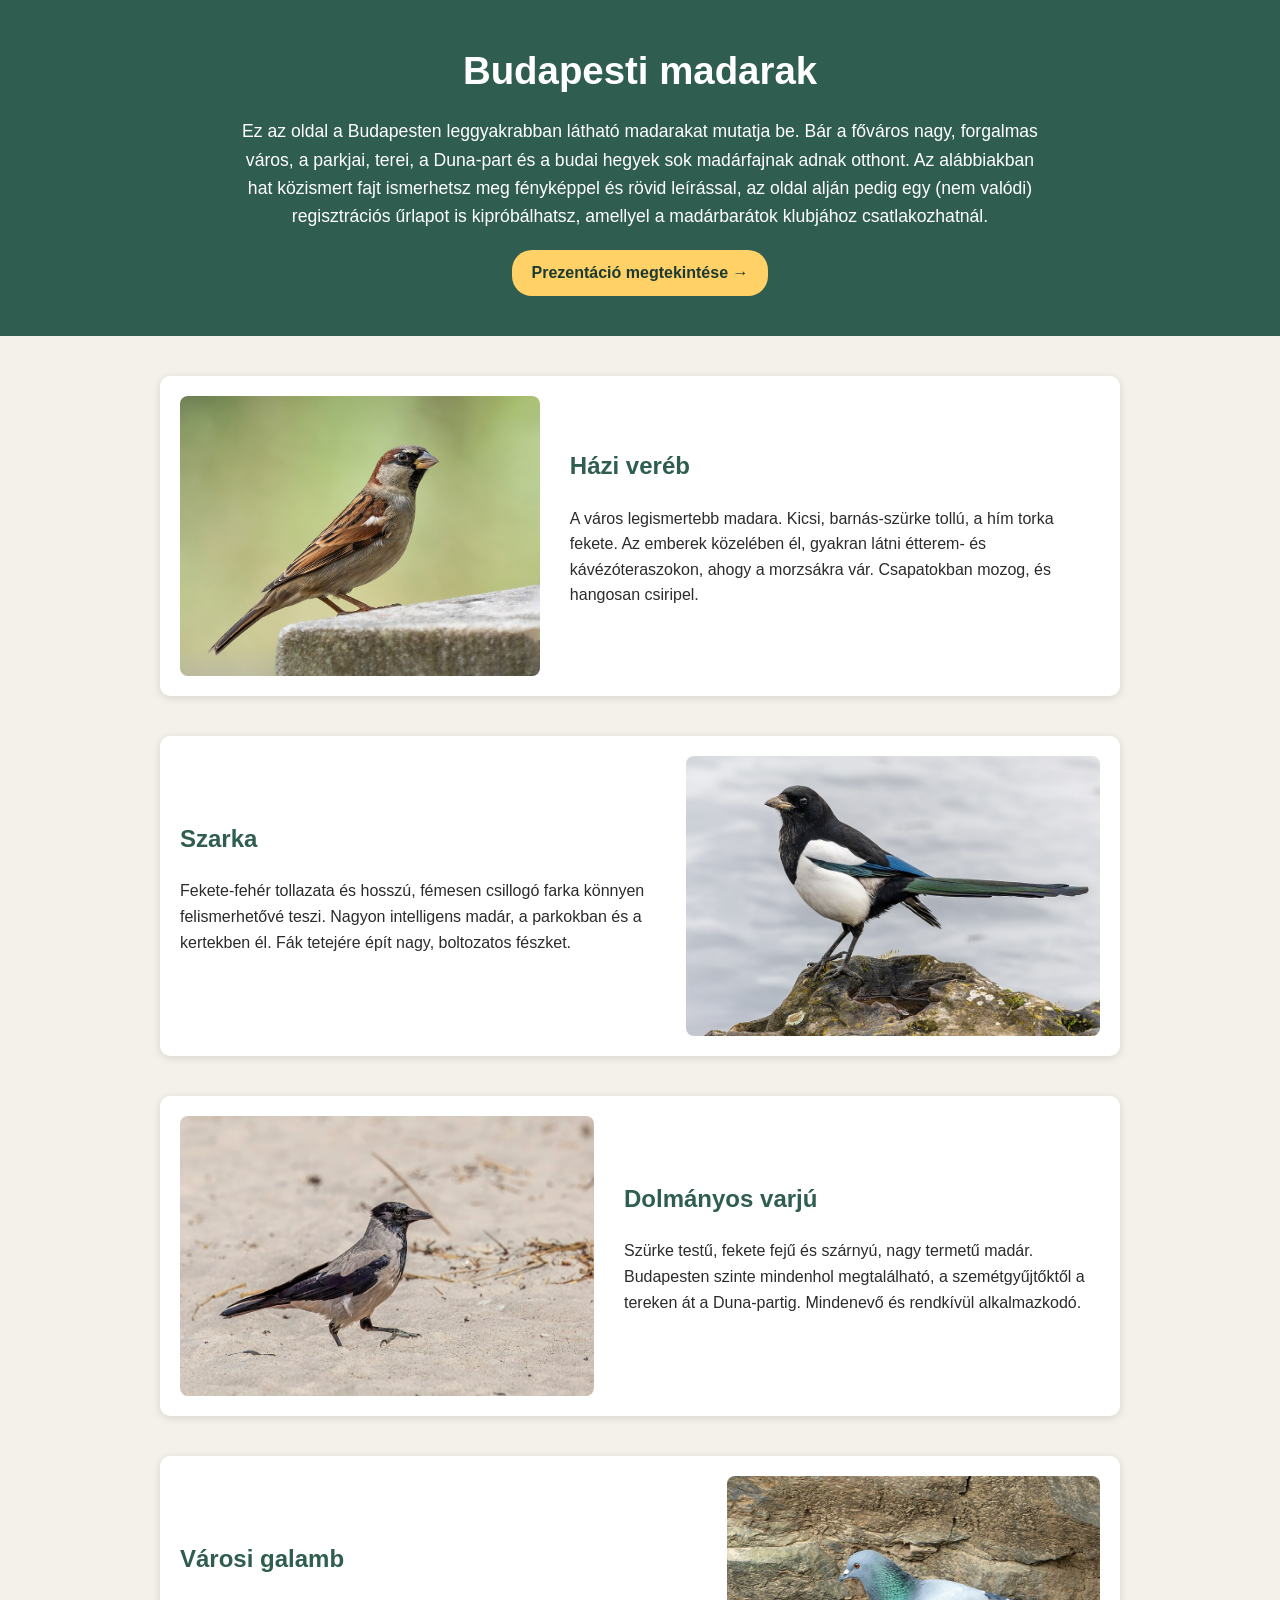
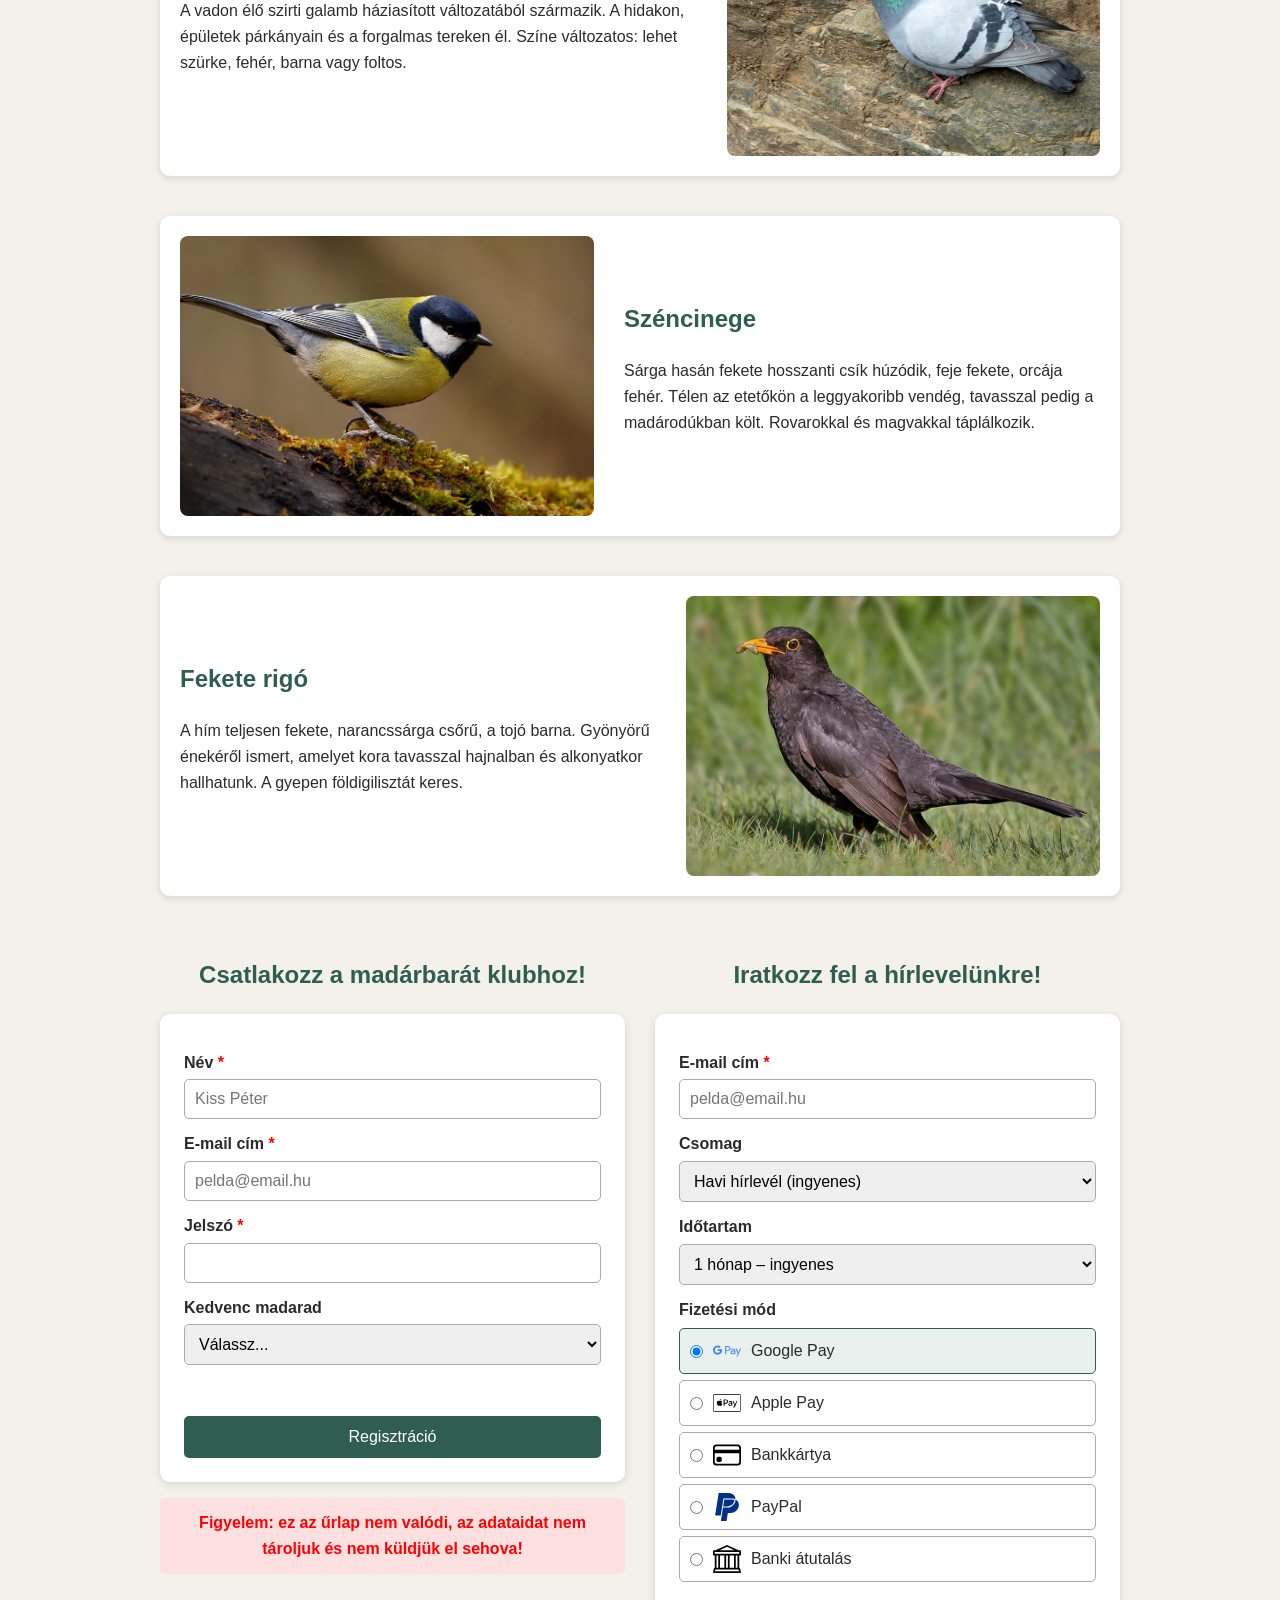
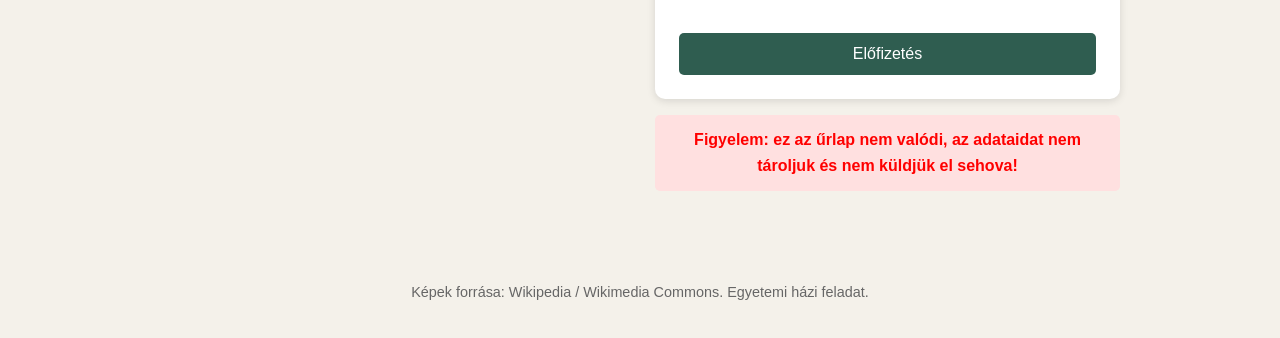
<file: index.html>
<!doctype html>
<html lang="hu">
  <head>
    <meta charset="UTF-8" />
    <meta name="viewport" content="width=device-width, initial-scale=1.0" />
    <title>Budapesti madarak</title>
    <link rel="icon" href="favicon.svg" type="image/svg+xml" />
    <link rel="stylesheet" href="style.css" />
  </head>
  <body>
    <header>
      <h1>Budapesti madarak</h1>
      <p>
        Ez az oldal a Budapesten leggyakrabban látható madarakat mutatja be. Bár
        a főváros nagy, forgalmas város, a parkjai, terei, a Duna-part és a
        budai hegyek sok madárfajnak adnak otthont. Az alábbiakban hat közismert
        fajt ismerhetsz meg fényképpel és rövid leírással, az oldal alján pedig
        egy (nem valódi) regisztrációs űrlapot is kipróbálhatsz, amellyel a
        madárbarátok klubjához csatlakozhatnál.
      </p>
      <a class="presentation-link" href="prezentacio.html">Prezentáció megtekintése →</a>
    </header>

    <main>
      <section class="bird">
        <img src="images/haz-veb.jpg" alt="Házi veréb hím" />
        <div class="text">
          <h2>Házi veréb</h2>
          <p>
            A város legismertebb madara. Kicsi, barnás-szürke tollú, a hím torka
            fekete. Az emberek közelében él, gyakran látni étterem- és
            kávézóteraszokon, ahogy a morzsákra vár. Csapatokban mozog, és
            hangosan csiripel.
          </p>
        </div>
      </section>

      <section class="bird reverse">
        <img src="images/szarka.jpg" alt="Szarka" />
        <div class="text">
          <h2>Szarka</h2>
          <p>
            Fekete-fehér tollazata és hosszú, fémesen csillogó farka könnyen
            felismerhetővé teszi. Nagyon intelligens madár, a parkokban és a
            kertekben él. Fák tetejére épít nagy, boltozatos fészket.
          </p>
        </div>
      </section>

      <section class="bird">
        <img
          class="flip"
          src="images/dolmanyos-varju.jpg"
          alt="Dolmányos varjú"
        />
        <div class="text">
          <h2>Dolmányos varjú</h2>
          <p>
            Szürke testű, fekete fejű és szárnyú, nagy termetű madár. Budapesten
            szinte mindenhol megtalálható, a szemétgyűjtőktől a tereken át a
            Duna-partig. Mindenevő és rendkívül alkalmazkodó.
          </p>
        </div>
      </section>

      <section class="bird reverse">
        <img src="images/galamb.jpg" alt="Szirti galamb" />
        <div class="text">
          <h2>Városi galamb</h2>
          <p>
            A vadon élő szirti galamb háziasított változatából származik. A
            hidakon, épületek párkányain és a forgalmas tereken él. Színe
            változatos: lehet szürke, fehér, barna vagy foltos.
          </p>
        </div>
      </section>

      <section class="bird">
        <img class="flip" src="images/szencinege.jpg" alt="Széncinege" />
        <div class="text">
          <h2>Széncinege</h2>
          <p>
            Sárga hasán fekete hosszanti csík húzódik, feje fekete, orcája
            fehér. Télen az etetőkön a leggyakoribb vendég, tavasszal pedig a
            madárodúkban költ. Rovarokkal és magvakkal táplálkozik.
          </p>
        </div>
      </section>

      <section class="bird reverse">
        <img src="images/fekete-rigo.jpg" alt="Fekete rigó hím" />
        <div class="text">
          <h2>Fekete rigó</h2>
          <p>
            A hím teljesen fekete, narancssárga csőrű, a tojó barna. Gyönyörű
            énekéről ismert, amelyet kora tavasszal hajnalban és alkonyatkor
            hallhatunk. A gyepen földigilisztát keres.
          </p>
        </div>
      </section>
    </main>

    <section id="forms">
     <div class="form-column">
      <h2>Csatlakozz a madárbarát klubhoz!</h2>
      <form id="register-form" novalidate>
        <label for="name">Név <span class="required">*</span></label>
        <input type="text" id="name" name="name" placeholder="Kiss Péter" />

        <label for="email">E-mail cím <span class="required">*</span></label>
        <input
          type="email"
          id="email"
          name="email"
          placeholder="pelda@email.hu"
        />

        <label for="password">Jelszó <span class="required">*</span></label>
        <input type="password" id="password" name="password" />

        <label for="favorite">Kedvenc madarad</label>
        <select id="favorite" name="favorite">
          <option value="">Válassz...</option>
          <option>Házi veréb</option>
          <option>Szarka</option>
          <option>Dolmányos varjú</option>
          <option>Városi galamb</option>
          <option>Széncinege</option>
          <option>Fekete rigó</option>
        </select>

        <p id="error" class="error-message"></p>
        <button type="submit">Regisztráció</button>
      </form>
      <p class="warning">
        Figyelem: ez az űrlap nem valódi, az adataidat nem tároljuk és nem
        küldjük el sehova!
      </p>
     </div>

     <div class="form-column">
      <h2>Iratkozz fel a hírlevelünkre!</h2>
      <form id="subscribe-form" novalidate>
        <label for="sub-email">E-mail cím <span class="required">*</span></label>
        <input
          type="email"
          id="sub-email"
          name="sub-email"
          placeholder="pelda@email.hu"
        />

        <label for="plan">Csomag</label>
        <select id="plan" name="plan">
          <option data-price="0">Havi hírlevél (ingyenes)</option>
          <option data-price="990">Heti madármegfigyelő napló (990 Ft/hó)</option>
          <option data-price="2490">Prémium madárbarát csomag (2490 Ft/hó)</option>
        </select>

        <label for="period">Időtartam</label>
        <select id="period" name="period">
          <option data-months="1">1 hónap</option>
          <option data-months="6">6 hónap</option>
          <option data-months="12">12 hónap</option>
        </select>

        <fieldset class="payment-methods">
          <legend>Fizetési mód</legend>
          <label class="payment-option">
            <input type="radio" name="payment" value="Google Pay" checked />
            <img src="images/payment/google-pay.svg" alt="" />
            <span>Google Pay</span>
          </label>
          <label class="payment-option">
            <input type="radio" name="payment" value="Apple Pay" />
            <img src="images/payment/apple-pay.svg" alt="" />
            <span>Apple Pay</span>
          </label>
          <label class="payment-option">
            <input type="radio" name="payment" value="Bankkártya" />
            <img src="images/payment/card.svg" alt="" />
            <span>Bankkártya</span>
          </label>
          <label class="payment-option">
            <input type="radio" name="payment" value="PayPal" />
            <img src="images/payment/paypal.svg" alt="" />
            <span>PayPal</span>
          </label>
          <label class="payment-option">
            <input type="radio" name="payment" value="Banki átutalás" />
            <img src="images/payment/bank.svg" alt="" />
            <span>Banki átutalás</span>
          </label>
        </fieldset>

        <p id="sub-error" class="error-message"></p>
        <button type="submit">Előfizetés</button>
      </form>
      <p class="warning">
        Figyelem: ez az űrlap nem valódi, az adataidat nem tároljuk és nem
        küldjük el sehova!
      </p>
     </div>
    </section>

    <footer>
      <p>
        Képek forrása: Wikipedia / Wikimedia Commons. Egyetemi házi feladat.
      </p>
    </footer>

    <div id="modal" class="modal hidden">
      <div class="modal-box">
        <h3 id="modal-title"></h3>
        <p id="modal-text"></p>
        <button id="modal-close" type="button">Bezár</button>
      </div>
    </div>

    <script src="script.js"></script>
  </body>
</html>
</file>
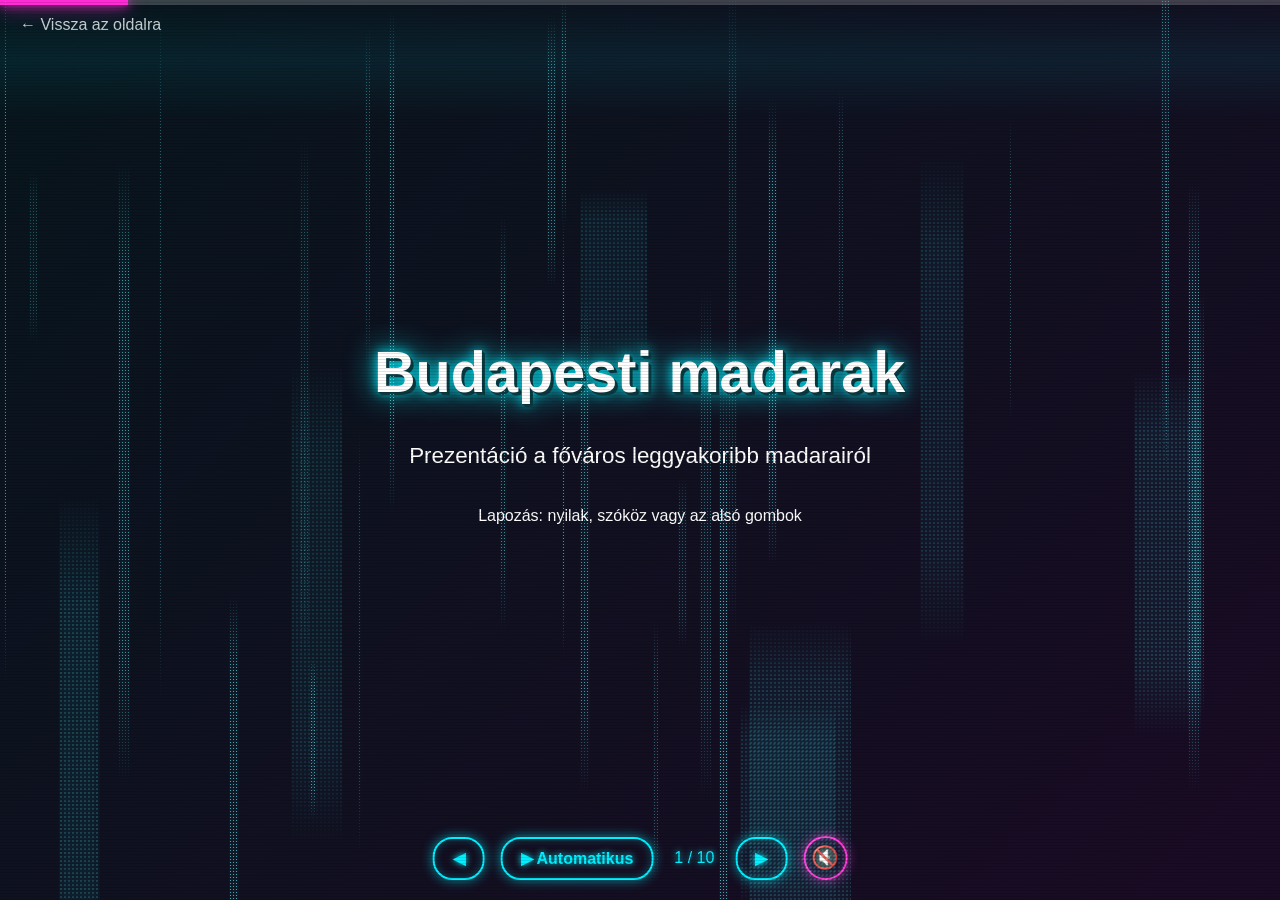
<file: prezentacio.html>
<!doctype html>
<html lang="hu">
  <head>
    <meta charset="UTF-8" />
    <meta name="viewport" content="width=device-width, initial-scale=1.0" />
    <title>Prezentáció – Budapesti madarak</title>
    <link rel="icon" href="favicon.svg" type="image/svg+xml" />
    <link rel="stylesheet" href="prezentacio.css" />
  </head>
  <body>
    <div id="progress"><div id="progress-bar"></div></div>
    <div id="glitch-layer" aria-hidden="true"></div>
    <a class="home-link" href="index.html">← Vissza az oldalra</a>

    <div id="slides">
      <!-- 1. Címdia -->
      <section class="slide title-slide active">
        <div class="flying-birds" aria-hidden="true">
          <span style="--t: 12%; --s: 14s; --d: 0s">🐦</span>
          <span style="--t: 30%; --s: 18s; --d: 3s">🕊️</span>
          <span style="--t: 55%; --s: 16s; --d: 6s">🐦</span>
          <span style="--t: 75%; --s: 20s; --d: 1s">🕊️</span>
        </div>
        <h1 class="anim zoom" style="--d: 0.2s">Budapesti madarak</h1>
        <p class="anim up" style="--d: 0.9s">
          Prezentáció a főváros leggyakoribb madarairól
        </p>
        <p class="hint anim up" style="--d: 1.6s">
          Lapozás: nyilak, szóköz vagy az alsó gombok
        </p>
      </section>

      <!-- 2. Az oldalról -->
      <section class="slide">
        <h2 class="anim left" style="--d: 0.1s">Miről szól az oldal?</h2>
        <ul class="big-list">
          <li class="anim left" style="--d: 0.5s">
            Bemutatja a Budapesten leggyakrabban látható madarakat.
          </li>
          <li class="anim left" style="--d: 1s">
            Hat fajt ismerhetsz meg fényképpel és rövid leírással.
          </li>
          <li class="anim left" style="--d: 1.5s">
            Az alján egy regisztrációs és egy előfizetés űrlap található.
          </li>
          <li class="anim left" style="--d: 2s">
            Mindkét űrlap fiktív, csak a működést mutatja be.
          </li>
        </ul>
      </section>

      <!-- 3–8. Madarak -->
      <section class="slide bird-slide">
        <img class="anim photo-left" src="images/haz-veb.jpg" alt="Házi veréb" />
        <div class="bird-text">
          <h2 class="anim right" style="--d: 0.4s">Házi veréb</h2>
          <p class="anim right" style="--d: 0.8s">
            A város legismertebb madara: kicsi, barnás-szürke, a hím torka
            fekete. Az emberek közelében él, csapatokban mozog.
          </p>
        </div>
      </section>

      <section class="slide bird-slide reverse">
        <img class="anim photo-right" src="images/szarka.jpg" alt="Szarka" />
        <div class="bird-text">
          <h2 class="anim left" style="--d: 0.4s">Szarka</h2>
          <p class="anim left" style="--d: 0.8s">
            Fekete-fehér tollazat és hosszú, fémesen csillogó farok. Nagyon
            intelligens, parkokban és kertekben él.
          </p>
        </div>
      </section>

      <section class="slide bird-slide">
        <img
          class="anim photo-left flip"
          src="images/dolmanyos-varju.jpg"
          alt="Dolmányos varjú"
        />
        <div class="bird-text">
          <h2 class="anim right" style="--d: 0.4s">Dolmányos varjú</h2>
          <p class="anim right" style="--d: 0.8s">
            Szürke testű, fekete fejű és szárnyú nagy madár. Mindenevő és
            rendkívül alkalmazkodó, a Duna-parttól a tereken át mindenhol él.
          </p>
        </div>
      </section>

      <section class="slide bird-slide reverse">
        <img class="anim photo-right" src="images/galamb.jpg" alt="Városi galamb" />
        <div class="bird-text">
          <h2 class="anim left" style="--d: 0.4s">Városi galamb</h2>
          <p class="anim left" style="--d: 0.8s">
            A szirti galamb háziasított változatából származik. Hidakon,
            párkányokon és forgalmas tereken él, színe változatos.
          </p>
        </div>
      </section>

      <section class="slide bird-slide">
        <img
          class="anim photo-left flip"
          src="images/szencinege.jpg"
          alt="Széncinege"
        />
        <div class="bird-text">
          <h2 class="anim right" style="--d: 0.4s">Széncinege</h2>
          <p class="anim right" style="--d: 0.8s">
            Sárga hasán fekete csík húzódik, orcája fehér. Télen az etetők
            gyakori vendége, tavasszal madárodúban költ.
          </p>
        </div>
      </section>

      <section class="slide bird-slide reverse">
        <img class="anim photo-right" src="images/fekete-rigo.jpg" alt="Fekete rigó" />
        <div class="bird-text">
          <h2 class="anim left" style="--d: 0.4s">Fekete rigó</h2>
          <p class="anim left" style="--d: 0.8s">
            A hím fekete, narancssárga csőrű, a tojó barna. Gyönyörű énekéről
            ismert, a gyepen földigilisztát keres.
          </p>
        </div>
      </section>

      <!-- 9. Űrlapok -->
      <section class="slide">
        <h2 class="anim up" style="--d: 0.1s">Az oldal űrlapjai</h2>
        <div class="cards">
          <div class="card anim up" style="--d: 0.6s">
            <h3>Regisztráció</h3>
            <p>
              Név, e-mail és jelszó megadása után „sikeres regisztráció”
              ablak jelenik meg.
            </p>
          </div>
          <div class="card anim up" style="--d: 1.1s">
            <h3>Előfizetés</h3>
            <p>
              Csomag, időtartam (árral forintban) és fizetési mód
              (Google Pay, Apple Pay…) választható.
            </p>
          </div>
        </div>
        <p class="warning anim zoom" style="--d: 1.8s">
          Figyelem: az űrlapok nem valódiak!
        </p>
      </section>

      <!-- 10. Zárás -->
      <section class="slide title-slide">
        <h1 class="anim zoom" style="--d: 0.2s">Köszönöm a figyelmet!</h1>
        <p class="anim up" style="--d: 0.9s">
          Képek forrása: Wikipedia / Wikimedia Commons
        </p>
        <button id="restart" class="anim up" style="--d: 1.5s" type="button">
          Újrakezdés
        </button>
      </section>
    </div>

    <nav id="controls">
      <button id="prev" type="button" aria-label="Előző">◀</button>
      <button id="play" type="button">▶ Automatikus</button>
      <span id="counter"></span>
      <button id="next" type="button" aria-label="Következő">▶</button>
      <button id="sound" type="button" title="Zene bekapcsolása" aria-label="Zene be/ki">🔇</button>
    </nav>

    <script src="prezentacio.js"></script>
  </body>
</html>
</file>
<file: style.css>
* {
  box-sizing: border-box;
}

body {
  margin: 0;
  font-family: Arial, Helvetica, sans-serif;
  line-height: 1.6;
  color: #2b2b2b;
  background: #f4f1ea;
}

header {
  background: #2f5d50;
  color: #fff;
  text-align: center;
  padding: 40px 20px;
}

header h1 {
  margin: 0 0 16px;
  font-size: 2.4rem;
}

header p {
  max-width: 800px;
  margin: 0 auto;
  font-size: 1.1rem;
}

.presentation-link {
  display: inline-block;
  margin-top: 20px;
  padding: 10px 20px;
  border-radius: 20px;
  background: #ffd166;
  color: #1b3a32;
  font-weight: bold;
  text-decoration: none;
}

.presentation-link:hover {
  background: #ffc233;
}

main {
  max-width: 1000px;
  margin: 40px auto;
  padding: 0 20px;
}

.bird {
  display: flex;
  align-items: center;
  gap: 30px;
  margin-bottom: 40px;
  background: #fff;
  border-radius: 10px;
  padding: 20px;
  box-shadow: 0 2px 8px rgba(0, 0, 0, 0.12);
}

.bird.reverse {
  flex-direction: row-reverse;
}

.bird img {
  width: 45%;
  height: 280px;
  object-fit: cover;
  border-radius: 8px;
}

.bird img.flip {
  transform: scaleX(-1);
}

.bird .text h2 {
  margin-top: 0;
  color: #2f5d50;
}

#forms {
  display: flex;
  align-items: flex-start;
  gap: 30px;
  max-width: 1000px;
  margin: 0 auto 40px;
  padding: 0 20px;
}

.form-column {
  flex: 1;
}

.form-column h2 {
  text-align: center;
  color: #2f5d50;
}

form {
  display: flex;
  flex-direction: column;
  background: #fff;
  padding: 24px;
  border-radius: 10px;
  box-shadow: 0 2px 8px rgba(0, 0, 0, 0.12);
}

label {
  margin-top: 12px;
  font-weight: bold;
}

.payment-methods {
  margin: 12px 0 0;
  padding: 0;
  border: none;
}

.payment-methods legend {
  padding: 0;
  font-weight: bold;
}

.payment-option {
  display: flex;
  align-items: center;
  gap: 10px;
  margin-top: 6px;
  padding: 8px 10px;
  border: 1px solid #aaa;
  border-radius: 5px;
  font-weight: normal;
  cursor: pointer;
}

.payment-option:has(input:checked) {
  border-color: #2f5d50;
  background: #e8f1ee;
}

.payment-option input {
  margin: 0;
}

.payment-option img {
  width: 28px;
  height: 28px;
  object-fit: contain;
}

.required {
  color: red;
}

input,
select {
  padding: 10px;
  margin-top: 4px;
  border: 1px solid #aaa;
  border-radius: 5px;
  font-size: 1rem;
}

button {
  padding: 12px;
  border: none;
  border-radius: 5px;
  background: #2f5d50;
  color: #fff;
  font-size: 1rem;
  cursor: pointer;
}

button:hover {
  background: #244a40;
}

form button {
  margin-top: 20px;
}

.error-message {
  margin: 12px 0 0;
  color: #b00020;
  min-height: 1.2em;
}

.warning {
  color: red;
  font-weight: bold;
  text-align: center;
  margin-top: 16px;
  background: #ffe0e0;
  padding: 12px;
  border-radius: 5px;
}

footer {
  text-align: center;
  padding: 20px;
  font-size: 0.9rem;
  color: #666;
}

.modal {
  position: fixed;
  inset: 0;
  background: rgba(0, 0, 0, 0.5);
  display: flex;
  align-items: center;
  justify-content: center;
  padding: 20px;
}

.modal.hidden {
  display: none;
}

.modal-box {
  background: #fff;
  padding: 30px;
  border-radius: 10px;
  max-width: 400px;
  text-align: center;
}

.modal-box h3 {
  margin-top: 0;
  color: #2f5d50;
}

@media (max-width: 700px) {
  .bird,
  .bird.reverse {
    flex-direction: column;
  }

  .bird img {
    width: 100%;
  }

  #forms {
    flex-direction: column;
    align-items: stretch;
  }
}
</file>
<file: prezentacio.css>
* {
  box-sizing: border-box;
}

html,
body {
  height: 100%;
  margin: 0;
  overflow: hidden;
}

body {
  font-family: Arial, Helvetica, sans-serif;
  color: #fff;
  background: linear-gradient(135deg, #2f5d50, #1b3a32, #2f5d50);
  background-size: 300% 300%;
  animation: bg-move 20s ease infinite;
}

@keyframes bg-move {
  0%,
  100% {
    background-position: 0% 50%;
  }
  50% {
    background-position: 100% 50%;
  }
}

#progress {
  position: fixed;
  top: 0;
  left: 0;
  right: 0;
  height: 5px;
  background: rgba(255, 255, 255, 0.2);
  z-index: 10;
}

#progress-bar {
  height: 100%;
  width: 0;
  background: #ffd166;
  transition: width 0.5s;
}

.home-link {
  position: fixed;
  top: 16px;
  left: 20px;
  z-index: 10;
  color: #fff;
  text-decoration: none;
  opacity: 0.8;
}

.home-link:hover {
  opacity: 1;
}

/* Diák */
#slides {
  position: relative;
  height: 100%;
  perspective: 1400px;
}

.slide {
  position: absolute;
  inset: 0;
  padding: 70px 8% 90px;
  display: flex;
  flex-direction: column;
  justify-content: center;
  opacity: 0;
  visibility: hidden;
  perspective: 1200px;
  transition: opacity 0.8s, visibility 0.8s;
}

.slide.active {
  opacity: 1;
  visibility: visible;
}

.slide h1 {
  font-size: 3.6rem;
  margin: 0 0 16px;
  text-shadow: 1px 1px 0 #1b3a32, 2px 2px 0 #1b3a32, 3px 3px 0 #1b3a32,
    4px 4px 0 #1b3a32, 5px 5px 0 #1b3a32, 8px 10px 18px rgba(0, 0, 0, 0.5);
}

.slide h2 {
  font-size: 2.6rem;
  margin: 0 0 20px;
  color: #ffd166;
}

.title-slide {
  align-items: center;
  text-align: center;
}

.title-slide p {
  font-size: 1.4rem;
}

.hint {
  opacity: 0.7;
  font-size: 1rem !important;
}

/* Animációk: csak az aktív diánál futnak le */
.anim {
  opacity: 0;
}

.slide.active .anim {
  animation-duration: 0.9s;
  animation-delay: var(--d, 0s);
  animation-fill-mode: forwards;
  animation-timing-function: ease-out;
}

.slide.active .up {
  animation-name: up;
}
.slide.active .left {
  animation-name: left;
}
.slide.active .right {
  animation-name: right;
}
.slide.active .zoom {
  animation-name: zoom;
}
.slide.active .photo-left {
  animation-name: left;
  animation-delay: 0s;
}
.slide.active .photo-right {
  animation-name: right;
  animation-delay: 0s;
}

@keyframes up {
  from {
    opacity: 0;
    transform: translateY(40px);
  }
  to {
    opacity: 1;
    transform: none;
  }
}

@keyframes left {
  from {
    opacity: 0;
    transform: translateX(-80px);
  }
  to {
    opacity: 1;
    transform: none;
  }
}

@keyframes right {
  from {
    opacity: 0;
    transform: translateX(80px);
  }
  to {
    opacity: 1;
    transform: none;
  }
}

@keyframes zoom {
  from {
    opacity: 0;
    transform: scale(0.5);
  }
  to {
    opacity: 1;
    transform: none;
  }
}

/* A tükrözött képek animáció közben is tükrözöttek maradnak */
.slide.active .photo-left.flip {
  animation-name: left-flip;
}

@keyframes left-flip {
  from {
    opacity: 0;
    transform: translateX(-80px) scaleX(-1);
  }
  to {
    opacity: 1;
    transform: scaleX(-1);
  }
}

/* Listák */
.big-list {
  list-style: none;
  padding: 0;
  margin: 0;
  font-size: 1.7rem;
}

.big-list li {
  margin-bottom: 22px;
  padding-left: 40px;
  position: relative;
}

.big-list li::before {
  content: "🐦";
  position: absolute;
  left: 0;
}

/* Madár diák */
.bird-slide {
  flex-direction: row;
  align-items: center;
  gap: 50px;
}

.bird-slide.reverse {
  flex-direction: row-reverse;
}

.bird-slide.reverse img {
  --ry: -14deg;
}

.bird-slide img {
  --ry: 14deg;
  rotate: 0 1 0 calc(var(--ry) + var(--mx, 0) * 1deg);
  transition: rotate 0.2s;
  width: 50%;
  max-height: 65vh;
  object-fit: cover;
  border-radius: 12px;
  box-shadow: 0 10px 30px rgba(0, 0, 0, 0.4);
}

.bird-text {
  flex: 1;
}

.bird-text p {
  font-size: 1.5rem;
  line-height: 1.5;
}

/* Kártyák */
.cards {
  display: flex;
  gap: 30px;
  perspective: 1000px;
}

.card {
  box-shadow: 0 10px 25px rgba(0, 0, 0, 0.35);
  flex: 1;
  background: rgba(255, 255, 255, 0.12);
  border-radius: 12px;
  padding: 24px;
  font-size: 1.2rem;
}

.card h3 {
  margin-top: 0;
  color: #ffd166;
  font-size: 1.6rem;
}

.warning {
  margin-top: 30px;
  align-self: flex-start;
  background: #ffe0e0;
  color: red;
  font-weight: bold;
  padding: 12px 20px;
  border-radius: 6px;
  font-size: 1.2rem;
}

/* Repülő madarak a címdián */
.flying-birds span {
  position: absolute;
  top: var(--t);
  right: -10%;
  font-size: 2.5rem;
  animation: fly var(--s) linear infinite;
  animation-delay: var(--d);
  opacity: 0.5;
}

@keyframes fly {
  from {
    transform: translateX(0);
  }
  to {
    transform: translateX(-120vw);
  }
}

/* Vezérlők */
#controls {
  position: fixed;
  bottom: 20px;
  left: 50%;
  transform: translateX(-50%);
  display: flex;
  align-items: center;
  gap: 16px;
  z-index: 10;
}

#controls button,
#restart {
  border: none;
  border-radius: 20px;
  padding: 10px 18px;
  background: #ffd166;
  color: #1b3a32;
  font-size: 1rem;
  font-weight: bold;
  cursor: pointer;
}

#controls button:active,
#restart:active {
  transform: translateY(2px);
  box-shadow: none;
}

#controls button,
#restart {
  box-shadow: 0 4px 0 #b88a1a;
}

#controls button:hover,
#restart:hover {
  background: #ffc233;
}

#restart {
  margin-top: 20px;
}

#counter {
  min-width: 50px;
  text-align: center;
}

@media (max-width: 700px) {
  .slide {
    padding: 60px 6% 90px;
    overflow-y: auto;
  }

  .slide h1 {
    font-size: 2.2rem;
  }

  .slide h2 {
    font-size: 1.8rem;
  }

  .bird-slide,
  .bird-slide.reverse {
    flex-direction: column;
    gap: 20px;
  }

  .bird-slide img {
    width: 100%;
    max-height: 35vh;
  }

  .bird-text p,
  .big-list {
    font-size: 1.1rem;
  }

  .cards {
    flex-direction: column;
  }
}

/* ===== Cyberpunk stílus: neon, pásztázó sorok és rebegés ===== */
body {
  background: linear-gradient(135deg, #07161d, #1a0b24, #26110a, #07161d);
  background-size: 300% 300%;
}

/* Pásztázó sorok (scanlines) enyhe villogással */
body::after {
  content: "";
  position: fixed;
  inset: 0;
  z-index: 20;
  pointer-events: none;
  background: repeating-linear-gradient(
    to bottom,
    rgba(0, 0, 0, 0) 0,
    rgba(0, 0, 0, 0) 2px,
    rgba(0, 0, 0, 0.22) 3px
  );
  animation: scan-flicker 0.15s steps(2) infinite;
}

/* Függőleges fénysáv, ami végigfut a képernyőn */
body::before {
  content: "";
  position: fixed;
  left: 0;
  right: 0;
  height: 120px;
  z-index: 19;
  pointer-events: none;
  background: linear-gradient(
    to bottom,
    rgba(0, 240, 255, 0),
    rgba(0, 240, 255, 0.07),
    rgba(0, 240, 255, 0)
  );
  animation: scan-bar 7s linear infinite;
}

@keyframes scan-flicker {
  0% {
    opacity: 0.85;
  }
  100% {
    opacity: 1;
  }
}

@keyframes scan-bar {
  from {
    top: -140px;
  }
  to {
    top: 100%;
  }
}

/* Az aktív dia időnként rebeg (csak az áttetszősége változik, a szöveg nem torzul) */
.slide.active {
  animation: cyber-flicker 7s infinite;
}

@keyframes cyber-flicker {
  38% {
    opacity: 0.92;
  }
  39% {
    opacity: 0.8;
  }
  40% {
    opacity: 0.95;
  }
  90% {
    opacity: 0.85;
  }
  91% {
    opacity: 1;
  }
  92% {
    opacity: 0.8;
  }
  93% {
    opacity: 1;
  }
}

/* Neon fények */
#progress-bar {
  background: #ff2bd6;
  box-shadow: 0 0 10px #ff2bd6, 0 0 20px #ff2bd6;
}

.slide h1 {
  text-shadow: 1px 1px 0 #0a3a40, 2px 2px 0 #0a3a40, 3px 3px 0 #0a3a40,
    0 0 12px #00f0ff, 0 0 30px #00f0ff;
}

.slide h2 {
  color: #ff9f1c;
  text-shadow: 0 0 8px #ff7b00, 0 0 22px #ff7b00;
}

.bird-slide img {
  box-shadow: 0 0 0 2px #00f0ff, 0 0 25px rgba(0, 240, 255, 0.6),
    12px 12px 40px rgba(255, 43, 214, 0.35);
}

.card {
  border: 1px solid #00f0ff;
  box-shadow: 0 0 18px rgba(0, 240, 255, 0.4);
}

.card h3 {
  color: #00f0ff;
  text-shadow: 0 0 8px #00f0ff;
}

.big-list li::before {
  filter: drop-shadow(0 0 6px #00f0ff);
}

#controls button,
#restart {
  background: transparent;
  color: #00f0ff;
  border: 2px solid #00f0ff;
  box-shadow: 0 0 12px rgba(0, 240, 255, 0.6), inset 0 0 8px rgba(0, 240, 255, 0.3);
  text-shadow: 0 0 6px #00f0ff;
}

#controls button:hover,
#restart:hover {
  background: rgba(0, 240, 255, 0.2);
}

#counter {
  color: #00f0ff;
  text-shadow: 0 0 6px #00f0ff;
}

@media (prefers-reduced-motion: reduce) {
  body::after,
  body::before,
  .slide.active {
    animation: none;
  }
}

/* Hangszóró gomb */
#controls #sound {
  display: flex;
  align-items: center;
  justify-content: center;
  width: 44px;
  height: 44px;
  padding: 0;
  text-shadow: none;
  border-radius: 50%;
  border: 2px solid #ff2bd6;
  background: transparent;
  font-size: 1.4rem;
  line-height: 1;
  cursor: pointer;
  box-shadow: 0 0 12px rgba(255, 43, 214, 0.6), inset 0 0 8px rgba(255, 43, 214, 0.3);
}

#sound:hover {
  background: rgba(255, 43, 214, 0.2);
}

#sound.playing {
  animation: sound-pulse 1s ease-in-out infinite alternate;
}

@keyframes sound-pulse {
  from {
    box-shadow: 0 0 8px rgba(255, 43, 214, 0.4);
  }
  to {
    box-shadow: 0 0 22px rgba(255, 43, 214, 0.9);
  }
}

/* ===== Függőleges digitális artefaktok (cián "hologram" csíkok) ===== */
#glitch-layer {
  position: fixed;
  inset: 0;
  z-index: 18;
  pointer-events: none;
  overflow: hidden;
  mix-blend-mode: screen;
}

.glitch-streak {
  position: absolute;
  top: var(--top);
  left: var(--left);
  width: var(--w);
  height: var(--h);
  /* apró pontokból álló "pixel eső" */
  background-image: radial-gradient(circle, #5ff6ff 0 38%, transparent 45%);
  background-size: 3px 3px;
  /* a csík teteje és alja elhalványul */
  -webkit-mask-image: linear-gradient(to bottom, transparent, #000 18%, #000 80%, transparent);
  mask-image: linear-gradient(to bottom, transparent, #000 18%, #000 80%, transparent);
  filter: drop-shadow(0 0 4px #00f0ff);
  opacity: var(--o);
  animation: streak-flicker var(--dur) steps(1) infinite;
  animation-delay: var(--delay);
}

/* a szélesebb, halványabb blokkok a "hologram" darabjait adják */
.glitch-streak.block {
  background-size: 4px 4px;
  background-image: radial-gradient(circle, #2fd8e0 0 30%, transparent 40%);
}

@keyframes streak-flicker {
  0%,
  100% {
    opacity: var(--o);
  }
  18% {
    opacity: 0;
  }
  32% {
    opacity: var(--o);
  }
  58% {
    opacity: calc(var(--o) * 0.3);
  }
  74% {
    opacity: var(--o);
  }
  88% {
    opacity: 0;
  }
}

@media (prefers-reduced-motion: reduce) {
  #glitch-layer {
    display: none;
  }
}
</file>
